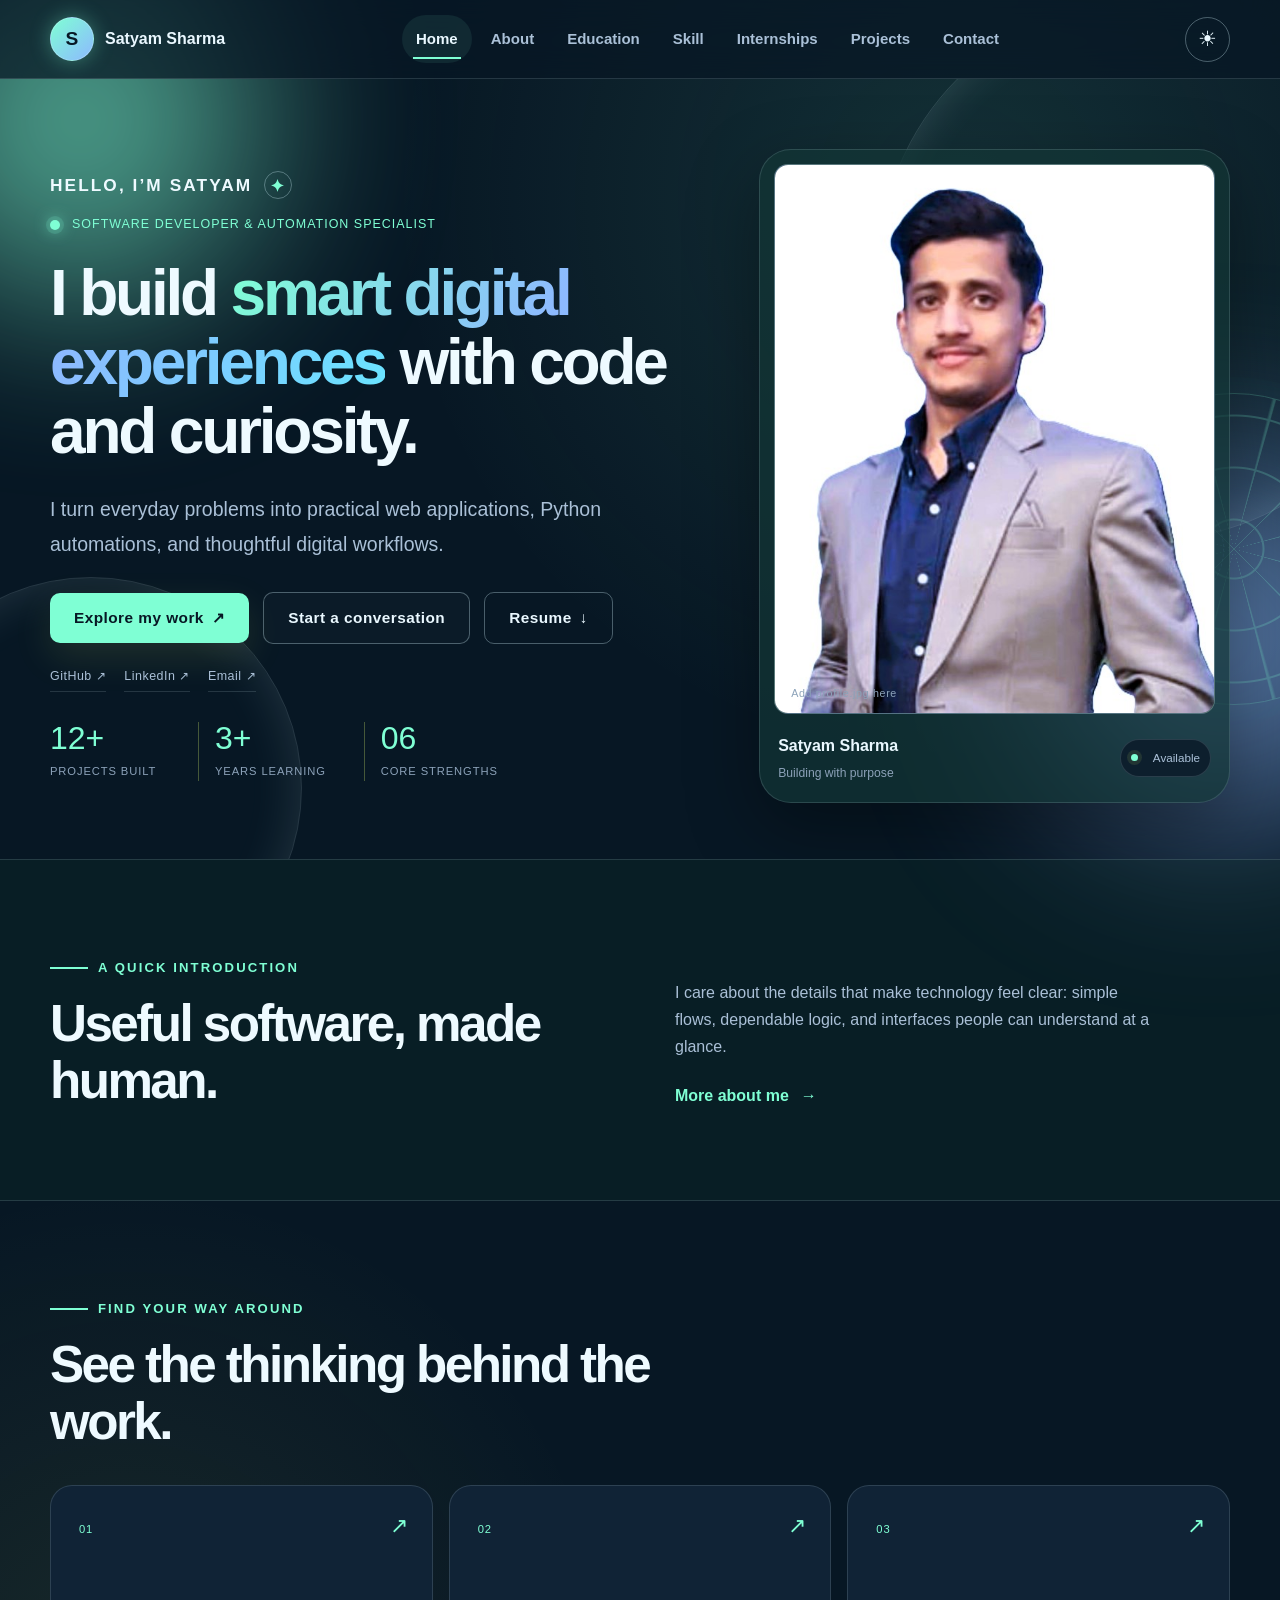
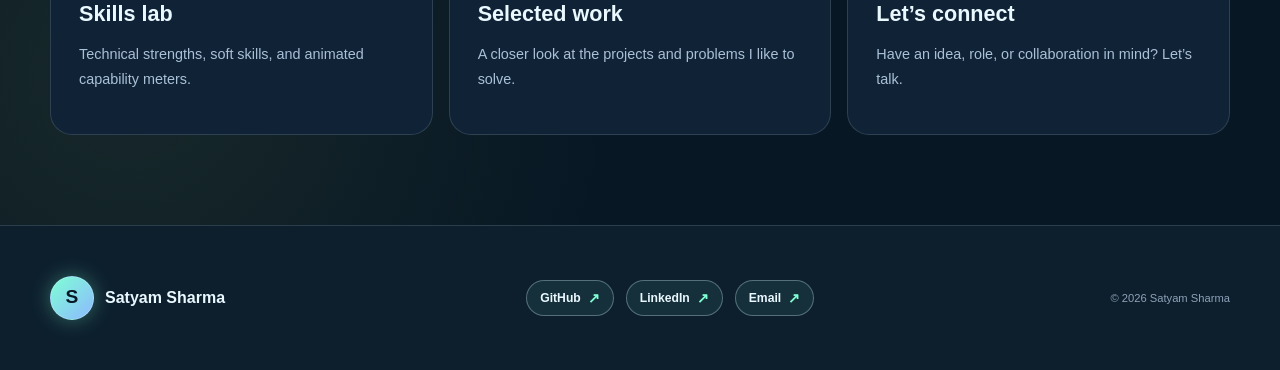
<file: index.html>
<!DOCTYPE html>
<html lang="en">
<head>
  <meta charset="UTF-8" />
  <meta name="viewport" content="width=device-width, initial-scale=1.0" />
  <meta name="description" content="Satyam Sharma - software developer and automation specialist." />
  <title>Satyam Sharma</title>
  <link rel="preconnect" href="https://fonts.googleapis.com" />
  <link rel="preconnect" href="https://fonts.gstatic.com" crossorigin />
  <link href="https://fonts.googleapis.com/css2?family=DM+Mono:wght@400;500&family=Manrope:wght@400;500;600;700;800&display=swap" rel="stylesheet" />
  <link rel="stylesheet" href="styles.css" />
</head>
<body data-page="home">
  <div class="page-glow page-glow-one"></div><div class="page-glow page-glow-two"></div>
  <header class="site-header"><div class="container nav-wrap">
    <a href="index.html" class="brand" aria-label="Satyam Sharma home page"><span class="brand-mark">S</span><span class="brand-name">Satyam Sharma</span></a>
    <button class="nav-toggle" type="button" aria-label="Open menu" aria-expanded="false"><span></span><span></span><span></span></button>
    <nav class="nav-menu" aria-label="Main navigation"><a href="index.html" class="active">Home</a><a href="about.html">About</a><a href="education.html">Education</a><a href="skills.html">Skill</a><a href="internships.html">Internships</a><a href="work.html">Projects</a><a href="contact.html">Contact</a></nav>
    <button class="theme-toggle" type="button" aria-label="Toggle theme"><span class="theme-icon">☀</span></button>
  </div></header>
  <main class="page-shell">
    <section class="hero home-hero"><div class="container hero-grid">
      <div class="hero-copy reveal"><div class="hero-greeting">Hello, I’m Satyam <span class="wave-hand">✦</span></div><div class="eyebrow"><span class="spark"></span> Software developer & automation specialist</div><h1>I build <span class="text-gradient">smart digital experiences</span> with code and curiosity.</h1><p class="hero-lead">I turn everyday problems into practical web applications, Python automations, and thoughtful digital workflows.</p><div class="hero-actions"><a href="work.html" class="btn btn-primary">Explore my work <span>↗</span></a><a href="contact.html" class="btn btn-secondary">Start a conversation</a><a href="Satyam_Sharma_Resume_BTech_LPU%20(1).docx" class="btn btn-outline" download>Resume <span>↓</span></a></div><div class="hero-socials">
        <a href="https://github.com/coder-satyamsharma1980" target="_blank" rel="noopener">GitHub ↗</a>
        <a href="https://www.linkedin.com/in/satyam-sharmalpu" target="_blank" rel="noopener">LinkedIn ↗</a>
        <a href="mailto:satyamsharma2024@gmail.com">Email ↗</a></div><div class="hero-stats">
            <div><strong>12+</strong><span>Projects built</span></div><div><strong>3+</strong>
                <span>Years learning</span></div><div><strong>06</strong><span>Core strengths</span>
                </div></div></div>
      <aside class="hero-panel reveal"><div class="photo-card glass-card"><div class="photo-frame">
        <img src="satyam formal copy.jpg" alt="Portrait of Satyam Sharma" onerror="this.hidden=true; this.nextElementSibling.hidden=false;" /><span class="photo-fallback" hidden>SS</span><span class="photo-note">Add profile.jpg here</span></div><div class="photo-caption"><span><b>Satyam Sharma</b><small>Building with purpose</small></span><span class="availability"><i></i> Available</span></div></div></aside>
    </div></section>
    <section class="section intro-section"><div class="container split-intro reveal">
        <div><span class="section-tag">A quick introduction</span>
            <h2>Useful software, made human.</h2></div><div><p>I care about the details that make technology feel clear: simple flows, dependable logic, and interfaces people can understand at a glance.</p><a class="text-link" href="about.html">More about me <span>→</span></a></div></div></section>
    <section class="section home-links"><div class="container"><div class="section-heading reveal"><span class="section-tag">Find your way around</span>
        <h2>See the thinking behind the work.</h2></div><div class="link-grid"><a class="feature-link reveal" href="skills.html"><span class="feature-number">01</span><h3>Skills lab</h3><p>Technical strengths, soft skills, and animated capability meters.</p><span class="arrow">↗</span></a><a class="feature-link reveal" href="work.html"><span class="feature-number">02</span><h3>Selected work</h3><p>A closer look at the projects and problems I like to solve.</p><span class="arrow">↗</span></a><a class="feature-link reveal" href="contact.html"><span class="feature-number">03</span><h3>Let’s connect</h3><p>Have an idea, role, or collaboration in mind? Let’s talk.</p><span class="arrow">↗</span></a></div></div></section>
  </main>
  <footer class="site-footer"><div class="container footer-grid"><a href="index.html" class="brand footer-logo"><span class="brand-mark">S</span><span class="brand-name">Satyam Sharma</span></a><span class="footer-copy">© <span id="year"></span> Satyam Sharma</span></div></footer>
  <script src="script.js"></script>
</body>
</html>
</file>
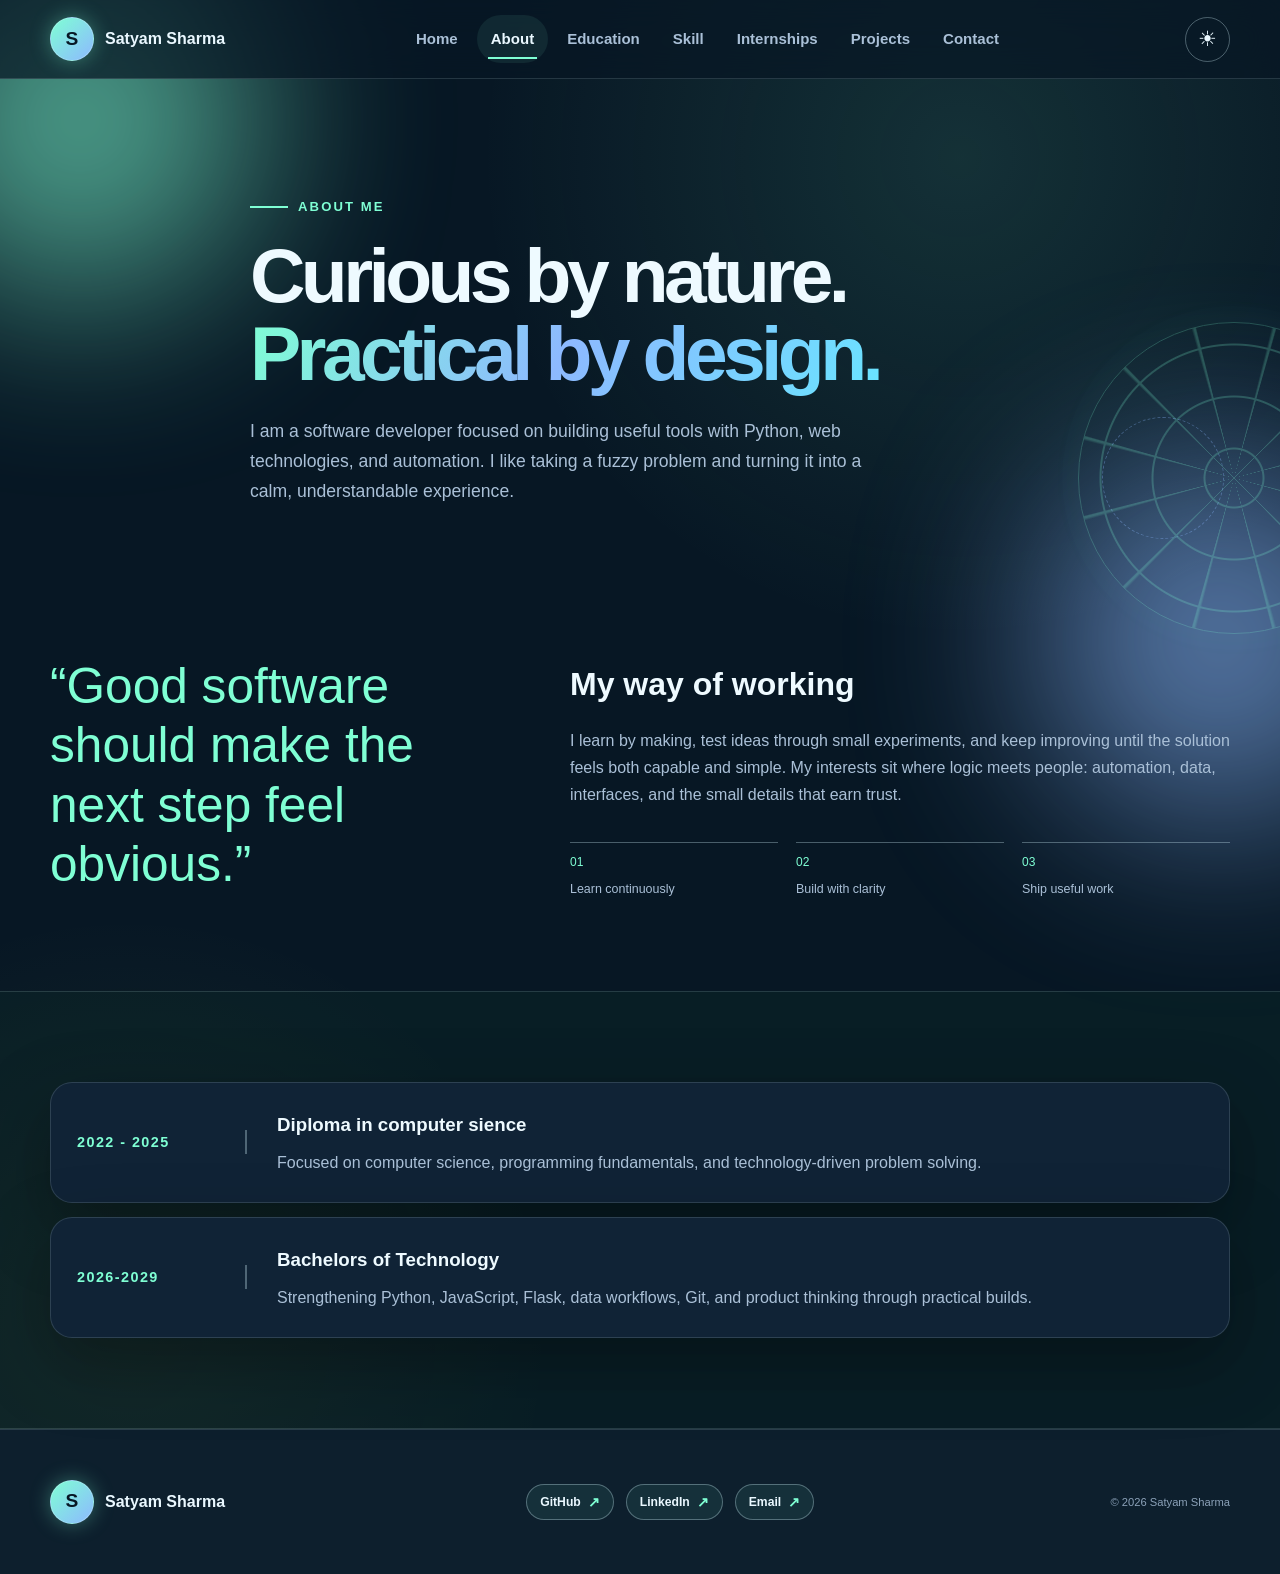
<file: about.html>
<!DOCTYPE html>
<html lang="en"><head><meta charset="UTF-8" /><meta name="viewport" content="width=device-width, initial-scale=1.0" /><meta name="description" content="About Satyam Sharma" /><title>About | Satyam Sharma</title><link rel="preconnect" href="https://fonts.googleapis.com" /><link rel="preconnect" href="https://fonts.gstatic.com" crossorigin /><link href="https://fonts.googleapis.com/css2?family=DM+Mono:wght@400;500&family=Manrope:wght@400;500;600;700;800&display=swap" rel="stylesheet" /><link rel="stylesheet" href="styles.css" /></head>
<body data-page="about"><div class="page-glow page-glow-one"></div><div class="page-glow page-glow-two"></div><header class="site-header"><div class="container nav-wrap"><a href="index.html" class="brand" aria-label="Satyam Sharma home page"><span class="brand-mark">S</span><span class="brand-name">Satyam Sharma</span></a><button class="nav-toggle" type="button" aria-label="Open menu" aria-expanded="false"><span></span><span></span><span></span></button><nav class="nav-menu" aria-label="Main navigation"><a href="index.html">Home</a><a href="about.html" class="active">About</a><a href="education.html">Education</a><a href="skills.html">Skill</a><a href="internships.html">Internships</a><a href="work.html">Projects</a><a href="contact.html">Contact</a></nav><button class="theme-toggle" type="button" aria-label="Toggle theme"><span class="theme-icon">☀</span></button></div></header>
<main class="page-shell"><section class="page-hero"><div class="container narrow reveal"><span class="section-tag">About me</span><h1>Curious by nature. <span class="text-gradient">Practical by design.</span></h1><p>I am a software developer focused on building useful tools with Python, web technologies, and automation. I like taking a fuzzy problem and turning it into a calm, understandable experience.</p></div></section><section class="section"><div class="container about-layout"><div class="about-quote reveal">“Good software should make the next step feel obvious.”</div><div class="about-copy reveal"><h2>My way of working</h2><p>I learn by making, test ideas through small experiments, and keep improving until the solution feels both capable and simple. My interests sit where logic meets people: automation, data, interfaces, and the small details that earn trust.</p><div class="about-facts"><div><b>01</b><span>Learn continuously</span></div><div><b>02</b><span>Build with clarity</span></div><div><b>03</b><span>Ship useful work</span></div></div></div></div></section><section class="section band-section"><div class="container timeline"><article class="timeline-item reveal"><span class="timeline-date">2022 - 2025</span><div><h3>Diploma in computer sience</h3><p>Focused on computer science, programming fundamentals, and technology-driven problem solving.</p></div></article><article class="timeline-item reveal"><span class="timeline-date">2026-2029</span><div><h3>Bachelors of Technology</h3><p>Strengthening Python, JavaScript, Flask, data workflows, Git, and product thinking through practical builds.</p></div></article></div></section></main><footer class="site-footer"><div class="container footer-grid"><a href="index.html" class="brand footer-logo"><span class="brand-mark">S</span><span class="brand-name">Satyam Sharma</span></a><span class="footer-copy">© <span id="year"></span> Satyam Sharma</span></div></footer><script src="script.js"></script></body></html>
</file>
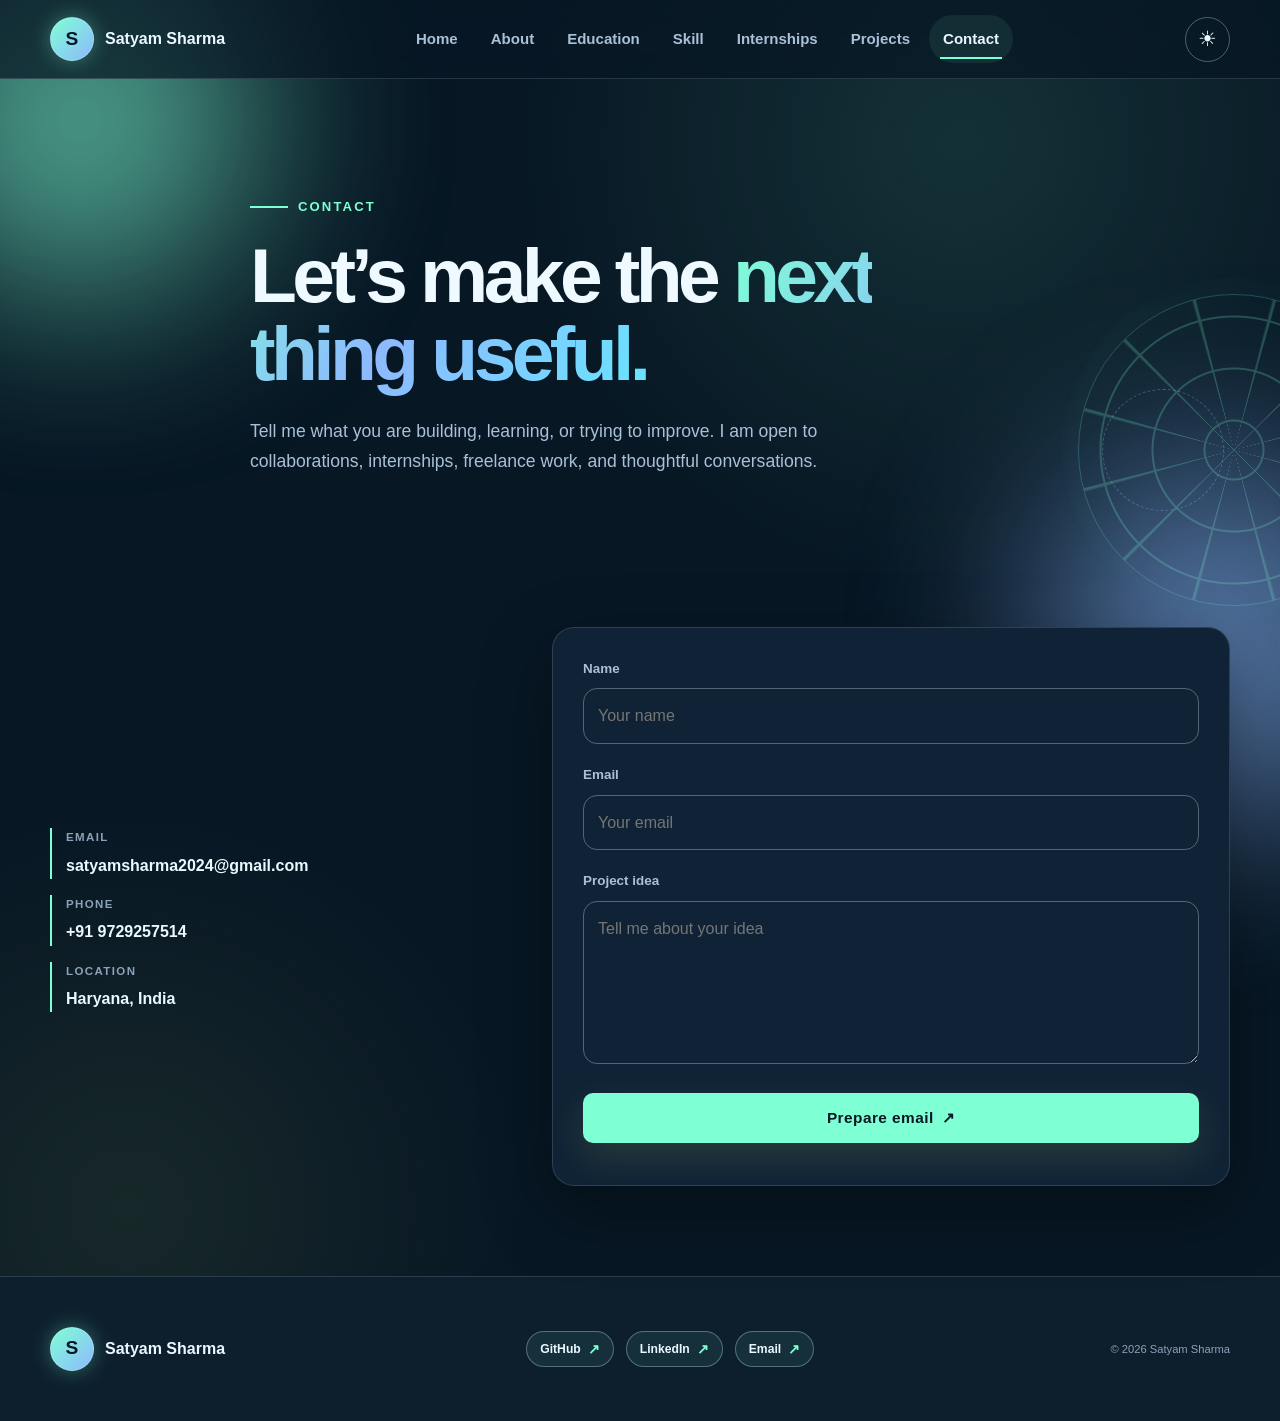
<file: contact.html>
<!DOCTYPE html>
<html lang="en"><head><meta charset="UTF-8" /><meta name="viewport" content="width=device-width, initial-scale=1.0" /><meta name="description" content="Contact Satyam Sharma" /><title>Contact | Satyam Sharma</title><link rel="preconnect" href="https://fonts.googleapis.com" /><link rel="preconnect" href="https://fonts.gstatic.com" crossorigin /><link href="https://fonts.googleapis.com/css2?family=DM+Mono:wght@400;500&family=Manrope:wght@400;500;600;700;800&display=swap" rel="stylesheet" /><link rel="stylesheet" href="styles.css" /></head>
<body data-page="contact"><div class="page-glow page-glow-one"></div><div class="page-glow page-glow-two"></div><header class="site-header"><div class="container nav-wrap"><a href="index.html" class="brand"><span class="brand-mark">S</span><span class="brand-name">Satyam Sharma</span></a><button class="nav-toggle" type="button" aria-label="Open menu" aria-expanded="false"><span></span><span></span><span></span></button><nav class="nav-menu" aria-label="Main navigation"><a href="index.html">Home</a><a href="about.html">About</a><a href="education.html">Education</a><a href="skills.html">Skill</a><a href="internships.html">Internships</a><a href="work.html">Projects</a><a href="contact.html" class="active">Contact</a></nav><button class="theme-toggle" type="button" aria-label="Toggle theme"><span class="theme-icon">☀</span></button></div></header>
<main class="page-shell"><section class="page-hero"><div class="container narrow reveal"><span class="section-tag">Contact</span><h1>Let’s make the <span class="text-gradient">next thing useful.</span></h1><p>Tell me what you are building, learning, or trying to improve. I am open to collaborations, internships, freelance work, and thoughtful conversations.</p></div></section><section class="section"><div class="container contact-grid"><div class="contact-copy reveal"><div class="contact-list"><div><span class="contact-label">Email</span><a class="contact-link" href="mailto:satyamsharma2024@gmail.com">satyamsharma2024@gmail.com</a></div><div><span class="contact-label">Phone</span><a class="contact-link" href="tel:+919729257514">+91 9729257514</a></div><div><span class="contact-label">Location</span><span class="contact-link">Haryana, India</span></div></div></div><form class="contact-form reveal"><div class="form-row"><label for="name">Name</label><input type="text" id="name" name="name" placeholder="Your name" required /></div><div class="form-row"><label for="email">Email</label><input type="email" id="email" name="email" placeholder="Your email" required /></div><div class="form-row"><label for="message">Project idea</label><textarea id="message" name="message" rows="5" placeholder="Tell me about your idea" required></textarea></div><button type="submit" class="btn btn-primary form-button">Prepare email <span>↗</span></button><p class="form-note" aria-live="polite"></p></form></div></section></main><footer class="site-footer"><div class="container footer-grid"><a href="index.html" class="brand footer-logo"><span class="brand-mark">S</span><span class="brand-name">Satyam Sharma</span></a><span class="footer-copy">© <span id="year"></span> Satyam Sharma</span></div></footer><script src="script.js"></script></body></html>
</file>
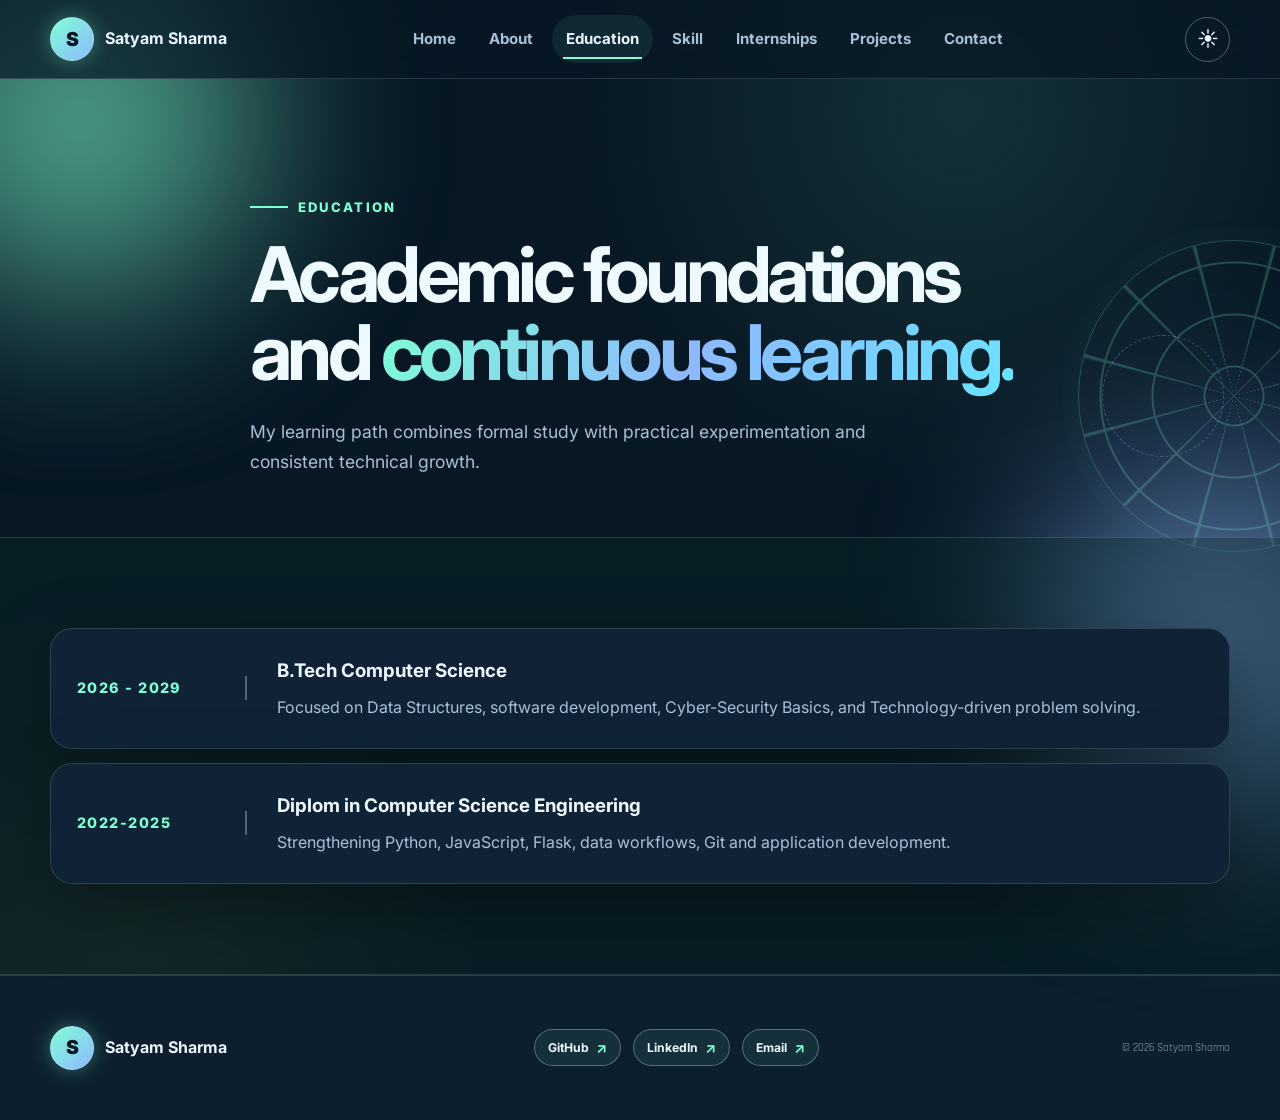
<file: education.html>
<!DOCTYPE html>
<html lang="en"><head><meta charset="UTF-8" /><meta name="viewport" content="width=device-width, initial-scale=1.0" />
    <meta name="description" content="Education of Satyam Sharma" />
    <title>Education | Satyam Sharma</title><link rel="preconnect" href="https://fonts.googleapis.com" />
    <link rel="preconnect" href="https://fonts.gstatic.com" crossorigin />
    <link href="https://fonts.googleapis.com/css2?family=Inter:wght@300;400;500;600;700;800&family=Rajdhani:wght@600;700&display=swap" rel="stylesheet" />
    <link rel="stylesheet" href="styles.css" /></head><body data-page="education"><div class="page-glow page-glow-one"></div><div class="page-glow page-glow-two"></div>
        <header class="site-header"><div class="container nav-wrap">
            <a href="index.html" class="brand"><span class="brand-mark">S</span>
                <span class="brand-name">Satyam Sharma</span></a><button class="nav-toggle" type="button" aria-label="Open menu" aria-expanded="false">
                    <span></span><span></span><span></span></button><nav class="nav-menu" aria-label="Main navigation"><a href="index.html">Home</a><a href="about.html">About</a><a href="education.html" class="active">Education</a><a href="skills.html">Skill</a><a href="internships.html">Internships</a><a href="work.html">Projects</a><a href="contact.html">Contact</a></nav><button class="theme-toggle" type="button" aria-label="Toggle theme"><span class="theme-icon">☀</span></button></div></header><main class="page-shell"><section class="page-hero"><div class="container narrow reveal"><span class="section-tag">Education</span><h1>Academic foundations and <span class="text-gradient">continuous learning.</span></h1><p>My learning path combines formal study with practical experimentation and consistent technical growth.</p></div></section>
                        <section class="section band-section">
                            <div class="container timeline"><article class="timeline-item reveal"><span class="timeline-date">2026 - 2029</span>
                                <div><h3>B.Tech Computer Science</h3><p>Focused on Data Structures, software development, Cyber-Security Basics, and Technology-driven problem solving.</p>
                                </div></article><article class="timeline-item reveal"><span class="timeline-date">2022-2025</span>
                                    <div><h3>Diplom in Computer Science Engineering</h3><p>Strengthening Python, JavaScript, Flask, data workflows, Git and application development.</p></div></article></div></section></main><footer class="site-footer"><div class="container footer-grid"><a href="index.html" class="brand footer-logo"><span class="brand-mark">S</span><span class="brand-name">Satyam Sharma</span></a><span class="footer-copy">© <span id="year"></span> Satyam Sharma</span></div></footer><script src="script.js"></script></body></html>
</file>
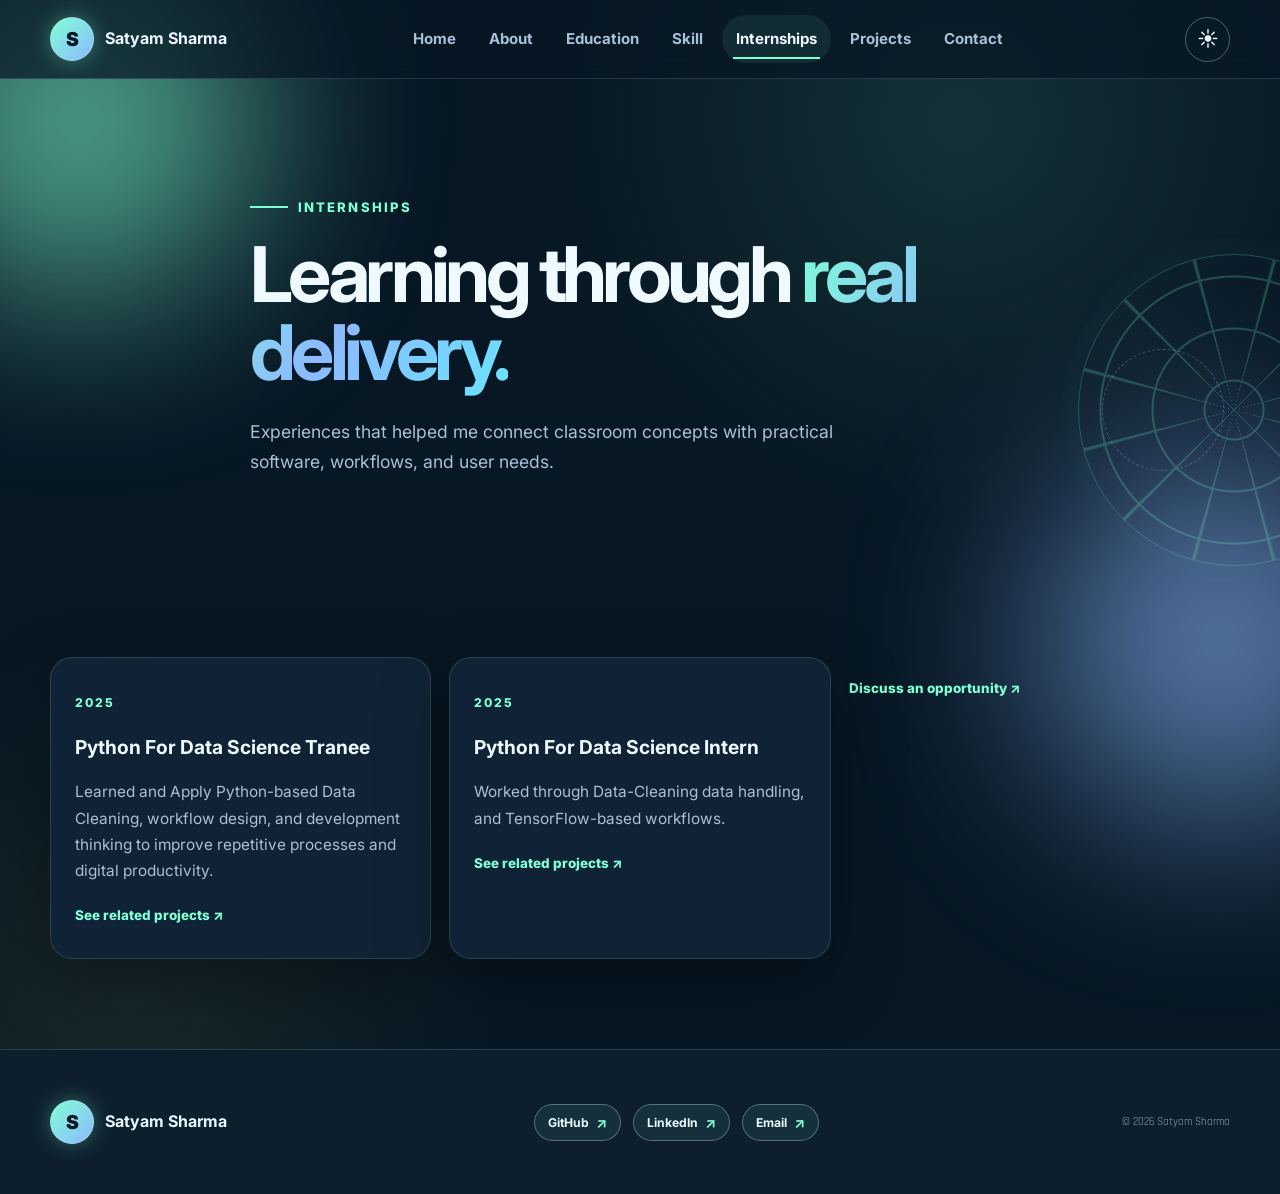
<file: internships.html>
<!DOCTYPE html>
<html lang="en"><head><meta charset="UTF-8" /><meta name="viewport" content="width=device-width, initial-scale=1.0" /><meta name="description" content="Internships of Satyam Sharma" /><title>Internships | Satyam Sharma</title>
    <link rel="preconnect" href="https://fonts.googleapis.com" />
    <link rel="preconnect" href="https://fonts.gstatic.com" crossorigin />
    <link href="https://fonts.googleapis.com/css2?family=Inter:wght@300;400;500;600;700;800&family=Rajdhani:wght@600;700&display=swap" rel="stylesheet" />
    <link rel="stylesheet" href="styles.css" /></head>
    <body data-page="internships">
        <div class="page-glow page-glow-one">

        </div><div class="page-glow page-glow-two"></div><header class="site-header"><div class="container nav-wrap"><a href="index.html" class="brand">
            <span class="brand-mark">S</span><span class="brand-name">Satyam Sharma</span></a><button class="nav-toggle" type="button" aria-label="Open menu" aria-expanded="false"><span></span><span></span><span></span></button><nav class="nav-menu" aria-label="Main navigation"><a href="index.html">Home</a><a href="about.html">About</a><a href="education.html">Education</a><a href="skills.html">Skill</a>
                <a href="internships.html" class="active">Internships</a><a href="work.html">Projects</a><a href="contact.html">Contact</a></nav><button class="theme-toggle" type="button" aria-label="Toggle theme">
                    <span class="theme-icon">☀</span></button></div></header><main class="page-shell">
                        <section class="page-hero"><div class="container narrow reveal">
                            <span class="section-tag">Internships</span><h1>Learning through <span class="text-gradient">real delivery.</span>
                            </h1><p>Experiences that helped me connect classroom concepts with practical software, workflows, and user needs.</p></div></section><section class="section"><div class="container intern-grid"><article class="intern-card reveal"><span class="intern-date">2025</span><h3>Python For Data Science Tranee</h3><p>Learned and Apply  Python-based Data Cleaning, workflow design, and development thinking to improve repetitive processes and digital productivity.</p>
                                <a class="read-link" href="work.html">See related projects ↗</a></article><article class="intern-card reveal"><span class="intern-date">2025</span><h3>Python For Data Science  Intern</h3><p>Worked through Data-Cleaning  data handling, and TensorFlow-based workflows.</p><a class="read-link" href="work.html">See related projects ↗</a></article>
                                <a class="read-link" href="contact.html">Discuss an opportunity ↗</a></article></div></section></main><footer class="site-footer"><div class="container footer-grid"><a href="index.html" class="brand footer-logo"><span class="brand-mark">S</span><span class="brand-name">Satyam Sharma</span></a><span class="footer-copy">© <span id="year"></span> Satyam Sharma</span></div></footer><script src="script.js"></script></body></html>
</file>
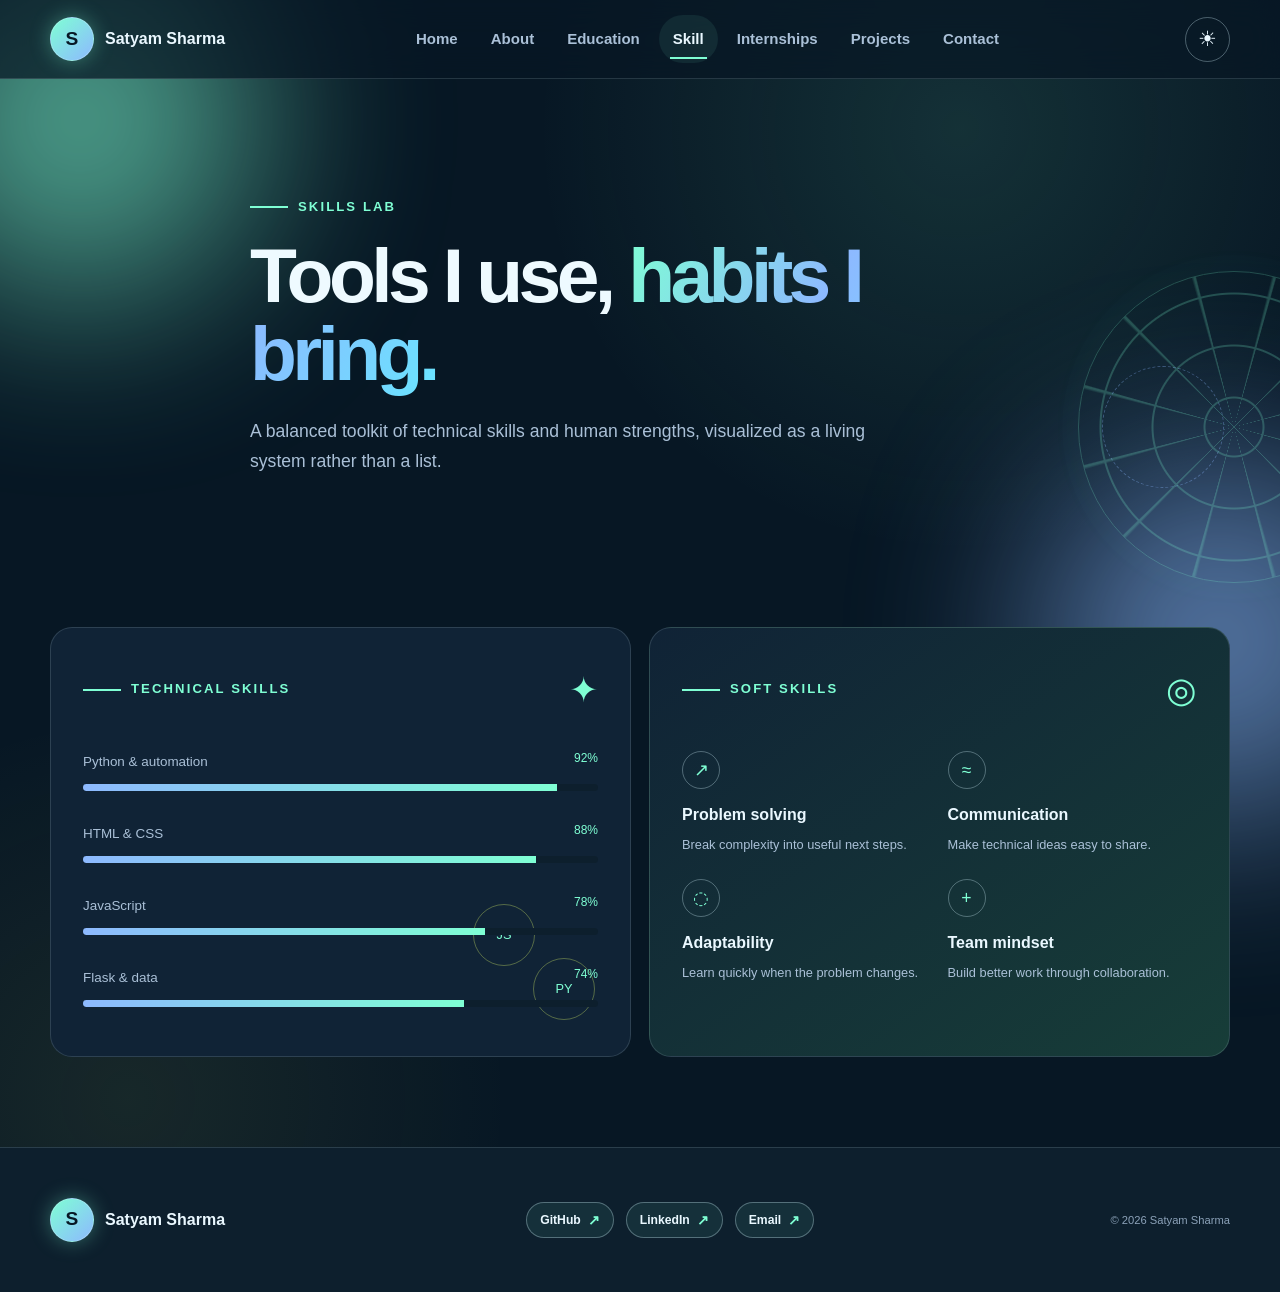
<file: skills.html>
<!DOCTYPE html>
<html lang="en"><head><meta charset="UTF-8" /><meta name="viewport" content="width=device-width, initial-scale=1.0" /><meta name="description" content="Skills of Satyam Sharma" /><title>Skills | Satyam Sharma</title><link rel="preconnect" href="https://fonts.googleapis.com" /><link rel="preconnect" href="https://fonts.gstatic.com" crossorigin /><link href="https://fonts.googleapis.com/css2?family=DM+Mono:wght@400;500&family=Manrope:wght@400;500;600;700;800&display=swap" rel="stylesheet" /><link rel="stylesheet" href="styles.css" /></head>
<body data-page="skills"><div class="page-glow page-glow-one"></div><div class="page-glow page-glow-two"></div><header class="site-header"><div class="container nav-wrap"><a href="index.html" class="brand" aria-label="Satyam Sharma home page"><span class="brand-mark">S</span><span class="brand-name">Satyam Sharma</span></a><button class="nav-toggle" type="button" aria-label="Open menu" aria-expanded="false"><span></span><span></span><span></span></button><nav class="nav-menu" aria-label="Main navigation"><a href="index.html">Home</a><a href="about.html">About</a><a href="education.html">Education</a><a href="skills.html" class="active">Skill</a><a href="internships.html">Internships</a><a href="work.html">Projects</a><a href="contact.html">Contact</a></nav><button class="theme-toggle" type="button" aria-label="Toggle theme"><span class="theme-icon">☀</span></button></div></header>
<main class="page-shell"><section class="page-hero"><div class="container narrow reveal"><span class="section-tag">Skills lab</span><h1>Tools I use, <span class="text-gradient">habits I bring.</span></h1><p>A balanced toolkit of technical skills and human strengths, visualized as a living system rather than a list.</p></div></section><section class="section"><div class="container skills-layout"><div class="skill-panel reveal"><div class="panel-heading"><span class="section-tag">Technical skills</span><span class="orbit-icon">✦</span></div><div class="skill-meter"><div><span>Python & automation</span><b>92%</b></div><span class="meter-track"><i style="--level: 92%"></i></span></div><div class="skill-meter"><div><span>HTML & CSS</span><b>88%</b></div><span class="meter-track"><i style="--level: 88%"></i></span></div><div class="skill-meter"><div><span>JavaScript</span><b>78%</b></div><span class="meter-track"><i style="--level: 78%"></i></span></div><div class="skill-meter"><div><span>Flask & data</span><b>74%</b></div><span class="meter-track"><i style="--level: 74%"></i></span></div><div class="skill-orbit orbit-one">PY</div><div class="skill-orbit orbit-two">JS</div></div><div class="skill-panel soft-panel reveal"><div class="panel-heading"><span class="section-tag">Soft skills</span><span class="orbit-icon">◎</span></div><div class="soft-skill-grid"><div><span class="soft-icon">↗</span><h3>Problem solving</h3><p>Break complexity into useful next steps.</p></div><div><span class="soft-icon">≈</span><h3>Communication</h3><p>Make technical ideas easy to share.</p></div><div><span class="soft-icon">◌</span><h3>Adaptability</h3><p>Learn quickly when the problem changes.</p></div><div><span class="soft-icon">+</span><h3>Team mindset</h3><p>Build better work through collaboration.</p></div></div></div></div></section></main><footer class="site-footer"><div class="container footer-grid"><a href="index.html" class="brand footer-logo"><span class="brand-mark">S</span><span class="brand-name">Satyam Sharma</span></a><span class="footer-copy">© <span id="year"></span> Satyam Sharma</span></div></footer><script src="script.js"></script></body></html>
</file>
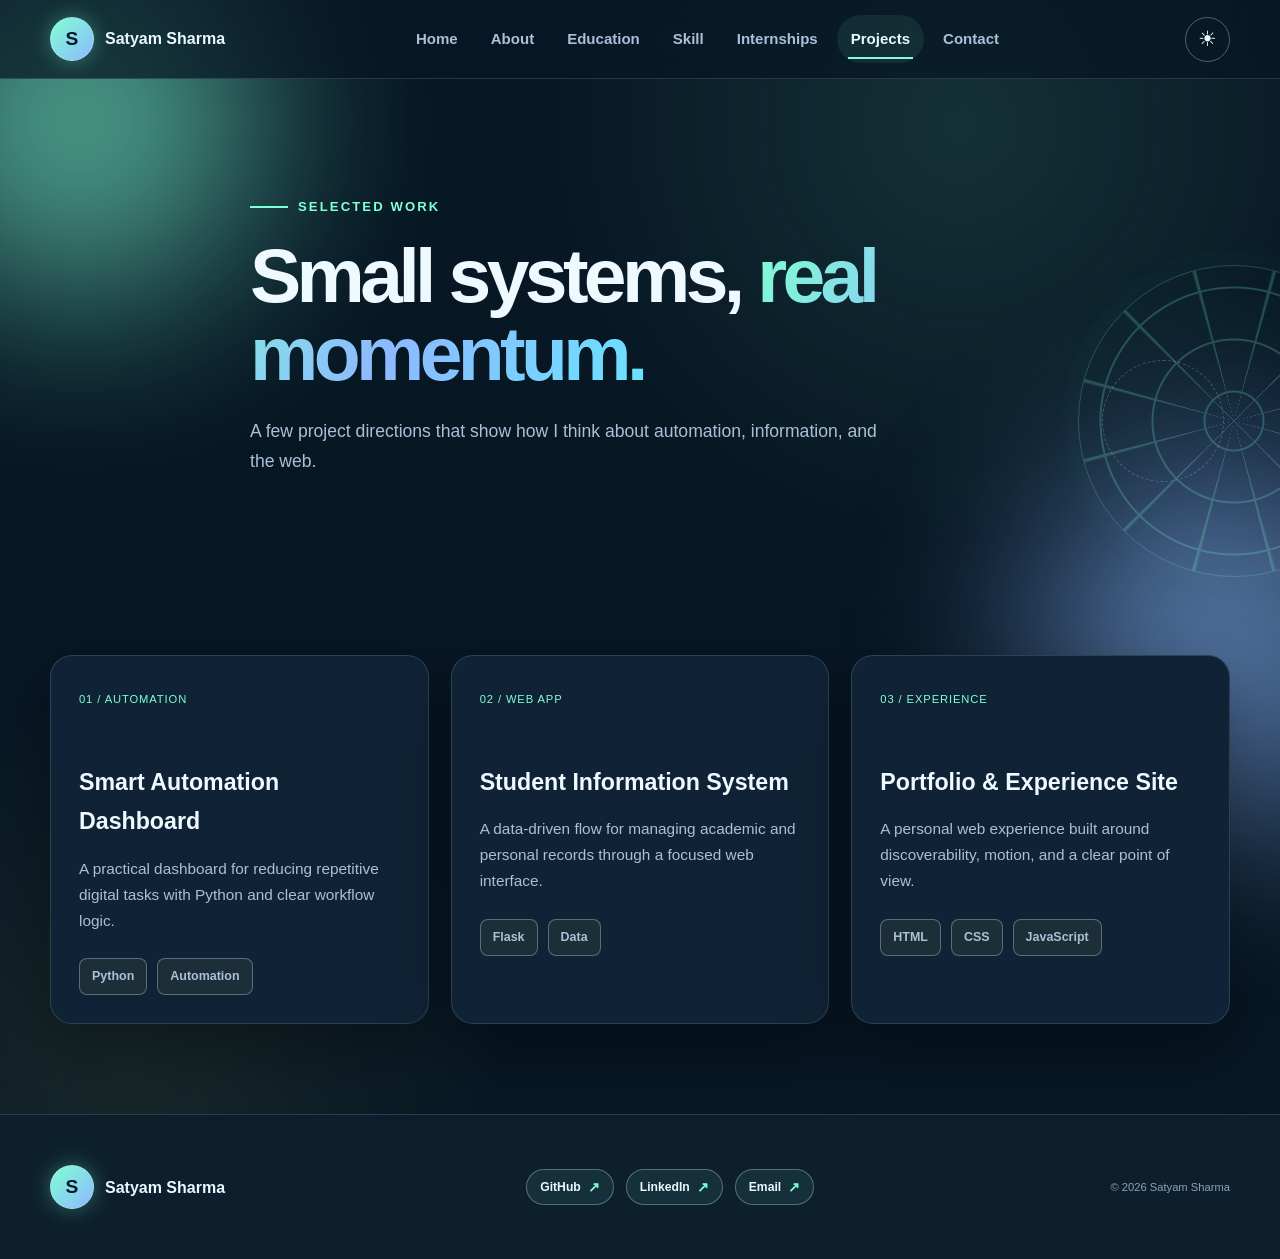
<file: work.html>
<!DOCTYPE html>
<html lang="en"><head><meta charset="UTF-8" /><meta name="viewport" content="width=device-width, initial-scale=1.0" /><meta name="description" content="Selected work by Satyam Sharma" /><title>Work | Satyam Sharma</title><link rel="preconnect" href="https://fonts.googleapis.com" /><link rel="preconnect" href="https://fonts.gstatic.com" crossorigin /><link href="https://fonts.googleapis.com/css2?family=DM+Mono:wght@400;500&family=Manrope:wght@400;500;600;700;800&display=swap" rel="stylesheet" /><link rel="stylesheet" href="styles.css" /></head>
<body data-page="work"><div class="page-glow page-glow-one"></div><div class="page-glow page-glow-two"></div><header class="site-header"><div class="container nav-wrap"><a href="index.html" class="brand"><span class="brand-mark">S</span><span class="brand-name">Satyam Sharma</span></a><button class="nav-toggle" type="button" aria-label="Open menu" aria-expanded="false"><span></span><span></span><span></span></button><nav class="nav-menu" aria-label="Main navigation"><a href="index.html">Home</a><a href="about.html">About</a><a href="education.html">Education</a><a href="skills.html">Skill</a><a href="internships.html">Internships</a><a href="work.html" class="active">Projects</a><a href="contact.html">Contact</a></nav><button class="theme-toggle" type="button" aria-label="Toggle theme"><span class="theme-icon">☀</span></button></div></header>
<main class="page-shell"><section class="page-hero"><div class="container narrow reveal"><span class="section-tag">Selected work</span><h1>Small systems, <span class="text-gradient">real momentum.</span></h1><p>A few project directions that show how I think about automation, information, and the web.</p></div></section><section class="section"><div class="container project-grid"><article class="project-card reveal"><span class="project-index">01 / AUTOMATION</span><h2>Smart Automation Dashboard</h2><p>A practical dashboard for reducing repetitive digital tasks with Python and clear workflow logic.</p><div class="project-tags"><span>Python</span><span>Automation</span></div></article><article class="project-card reveal"><span class="project-index">02 / WEB APP</span><h2>Student Information System</h2><p>A data-driven flow for managing academic and personal records through a focused web interface.</p><div class="project-tags"><span>Flask</span><span>Data</span></div></article><article class="project-card reveal"><span class="project-index">03 / EXPERIENCE</span><h2>Portfolio & Experience Site</h2><p>A personal web experience built around discoverability, motion, and a clear point of view.</p><div class="project-tags"><span>HTML</span><span>CSS</span><span>JavaScript</span></div></article></div></section></main><footer class="site-footer"><div class="container footer-grid"><a href="index.html" class="brand footer-logo"><span class="brand-mark">S</span><span class="brand-name">Satyam Sharma</span></a><span class="footer-copy">© <span id="year"></span> Satyam Sharma</span></div></footer><script src="script.js"></script></body></html>
</file>
<file: styles.css>
:root {
  --bg: #071724;
  --bg-soft: #0d1f2d;
  --panel: #169c45;
  --panel-soft: #16334a;
  --text: #eaf8ff;
  --text-soft: #aac0d7;
  --text-muted: #8ca2b9;
  --heading: #eefaff;
  --primary: #7fffd4;
  --primary-hot: #7cfcc4;
  --secondary: #8db9ff;
  --blue: #69e4ff;
  --line: rgba(215, 245, 255, 0.14);
  --line-strong: rgba(215, 245, 255, 0.32);
  --shadow: rgba(0, 0, 0, 0.35);
  --card-shadow: 0 24px 70px var(--shadow);
  --radius-lg: 32px;
  --radius-md: 22px;
  --radius-sm: 12px;
  --font: "Inter", "Segoe UI", Arial, sans-serif;
  --font-display: "Rajdhani", "Inter", sans-serif;
  --max-width: 1180px;
}

* {
  box-sizing: border-box;
  margin: 0;
  padding: 0;
}

html {
  scroll-behavior: smooth;
}

body {
  font-family: var(--font);
  background:
    radial-gradient(circle at 70% 8%, rgba(70, 120, 170, 0.24), transparent 26%),
    radial-gradient(circle at 25% 85%, rgba(96, 250, 207, 0.12), transparent 22%),
    var(--bg);
  color: var(--text);
  line-height: 1.7;
  min-height: 100vh;
  position: relative;
  transition: background 0.4s ease, color 0.4s ease;
}

body.light-mode {
  --bg: #eef8ff;
  --bg-soft: #dff4ff;
  --panel: #ffffff;
  --panel-soft: #ddefff;
  --text: #10283d;
  --text-soft: #465a70;
  --text-muted: #718396;
  --heading: #081b2d;
  --primary: #10a682;
  --primary-hot: #00b894;
  --secondary: #4169e1;
  --blue: #64cffa;
  --line: rgba(16, 72, 106, 0.16);
  --line-strong: rgba(16, 72, 106, 0.36);
  --shadow: rgba(40, 70, 100, 0.12);
}

body.light-mode .profile-card,
body.light-mode .skill-card,
body.light-mode .project-card,
body.light-mode .about-card,
body.light-mode .intern-card,
body.light-mode .contact-form {
  background: var(--panel);
  border-color: var(--line);
}

body.light-mode .site-header {
  background: rgba(239, 249, 255, 0.84);
}

body.light-mode .hero .hero-lead,
body.light-mode .section-heading p,
body.light-mode .hero-kicker {
  color: var(--text-soft);
}

body.light-mode .code-line {
  color: var(--heading);
}

body.light-mode .page-glow {
  opacity: 0.50;
}

body.light-mode .nav-menu a {
  color: var(--text-soft);
}

body.light-mode .theme-toggle {
  color: var(--text);
}

img {
  max-width: 100%;
}

a {
  color: inherit;
  text-decoration: none;
}

button,
input,
textarea {
  font: inherit;
}

.page-glow {
  position: fixed;
  width: 360px;
  height: 360px;
  border-radius: 50%;
  filter: blur(96px);
  pointer-events: none;
  opacity: 0.60;
  z-index: 0;
}

.page-glow-one {
  background: var(--primary);
  left: -100px;
  top: -60px;
}

.page-glow-two {
  background: var(--secondary);
  right: -120px;
  bottom: 80px;
}

.container {
  width: min(var(--max-width), calc(100% - 56px));
  margin: 0 auto;
  position: relative;
}

.site-header {
  position: sticky;
  top: 0;
  z-index: 99;
  background: rgba(7, 23, 36, 0.72);
  backdrop-filter: blur(16px);
  border-bottom: 1px solid var(--line);
}

.nav-wrap {
  min-height: 78px;
  display: flex;
  align-items: center;
  justify-content: space-between;
  gap: 22px;
}

.brand {
  display: flex;
  align-items: center;
  gap: 11px;
  color: var(--text);
  min-width: 180px;
}

.brand-mark {
  width: 44px;
  height: 44px;
  border-radius: 50%;
  background: linear-gradient(135deg, var(--primary), var(--secondary));
  color: var(--bg);
  display: grid;
  place-items: center;
  font-size: 1.2rem;
  font-weight: 900;
  border: 1px solid var(--line-strong);
  box-shadow: 0 0 20px rgba(127, 255, 212, 0.34);
}

.brand-text {
  display: flex;
  flex-direction: column;
  line-height: 1.2;
}

.brand-title {
  font-size: 0.75rem;
  color: var(--primary);
  text-transform: uppercase;
  font-weight: 700;
  letter-spacing: 0.16em;
}

.brand-name {
  font-weight: 700;
  font-size: 1rem;
  white-space: nowrap;
}

.nav-menu {
  display: flex;
  align-items: center;
  gap: 5px;
  flex-wrap: wrap;
  justify-content: center;
}

.nav-menu a {
  position: relative;
  color: var(--text-soft);
  font-size: 0.94rem;
  font-weight: 700;
  padding: 11px 14px;
  border-radius: 999px;
  transition: color 0.24s ease, background 0.24s ease, transform 0.24s ease;
}

.nav-menu a::after {
  content: "";
  position: absolute;
  left: 11px;
  right: 11px;
  bottom: 4px;
  height: 2px;
  background: var(--primary);
  transform: scaleX(0);
  transform-origin: left;
  transition: transform 0.28s ease;
}

.nav-menu a:hover,
.nav-menu a.active {
  color: var(--text);
  background: rgba(127, 253, 212, 0.08);
}

.nav-menu a:hover::after,
.nav-menu a.active::after {
  transform: scaleX(1);
}

.nav-toggle {
  display: none;
  border: 0;
  background: transparent;
  width: 48px;
  height: 48px;
  align-items: center;
  justify-content: center;
  flex-direction: column;
  gap: 5px;
}

.nav-toggle span {
  display: block;
  width: 24px;
  height: 2px;
  background: var(--text);
}

.theme-toggle {
  width: 45px;
  height: 45px;
  border-radius: 50%;
  border: 1px solid var(--line-strong);
  background: transparent;
  color: var(--text);
  display: grid;
  place-items: center;
  cursor: pointer;
  font-size: 1.3rem;
  box-shadow: none;
  transition: background 0.3s ease, transform 0.3s ease;
}

.theme-toggle:hover {
  background: var(--panel-soft);
  transform: rotate(18deg);
}

.hero {
  min-height: 620px;
  padding: 70px 0 56px;
  position: relative;
  overflow: hidden;
}

.hero::before,
.hero::after {
  content: "";
  position: absolute;
  border-radius: 50%;
  border: 1px solid var(--line);
  inset: auto;
  pointer-events: none;
}

.hero::before {
  width: 540px;
  height: 540px;
  border-radius: 50%;
  right: -140px;
  top: -80px;
  box-shadow: inset 0 0 45px var(--line);
  animation: floatOrb 7s ease-in-out infinite;
}

.hero::after {
  width: 420px;
  height: 420px;
  border-radius: 50%;
  left: -120px;
  bottom: -140px;
  box-shadow: inset 0 0 50px var(--line);
  animation: floatOrb 7s ease-in-out infinite 1s;
}

.hero-grid {
  display: grid;
  grid-template-columns: minmax(580px, 1.4fr) minmax(420px, 1fr);
  align-items: center;
  gap: 50px;
}

.hero-copy {
  position: relative;
  z-index: 2;
}

.hero-greeting {
  display: flex;
  align-items: center;
  gap: 10px;
  color: var(--primary);
  font-size: 1rem;
  font-weight: 800;
  letter-spacing: 0.12em;
  text-transform: uppercase;
  margin-bottom: 20px;
}

.spark {
  display: inline-block;
  width: 10px;
  height: 10px;
  border-radius: 50%;
  background: var(--primary);
  box-shadow: 0 0 0 4px rgba(127, 253, 212, 0.15), 0 0 16px var(--primary);
  animation: pulse 2s linear infinite;
}

.hero-kicker {
  color: var(--text-soft);
  font-size: 0.95rem;
  letter-spacing: 0.26em;
  text-transform: uppercase;
  font-weight: 700;
  margin-bottom: 14px;
}

.hero-copy h1 {
  font-size: clamp(3.2rem, 5vw, 4.9rem);
  line-height: 1.08;
  letter-spacing: -0.04em;
  color: var(--heading);
  max-width: 680px;
  font-weight: 800;
}

.text-gradient {
  background: linear-gradient(120deg, var(--primary), var(--secondary), var(--blue));
  -webkit-background-clip: text;
  background-clip: text;
  color: transparent;
}

.hero-lead {
  color: var(--text-soft);
  font-size: clamp(1rem, 2vw, 1.22rem);
  line-height: 1.8;
  max-width: 680px;
  margin: 25px 0 30px;
}

.hero-actions {
  display: flex;
  align-items: center;
  gap: 14px;
  flex-wrap: wrap;
}

.btn {
  display: inline-flex;
  align-items: center;
  justify-content: center;
  gap: 8px;
  padding: 12px 24px;
  border-radius: 999px;
  font-size: 0.96rem;
  font-weight: 800;
  letter-spacing: 0.03em;
  border: 1px solid var(--line-strong);
  transition: transform 0.24s ease, box-shadow 0.24s ease, background 0.24s ease;
}

.btn:hover {
  transform: translateY(-4px);
}

.btn-primary {
  background: linear-gradient(135deg, var(--primary), var(--secondary));
  color: var(--bg);
  border: 0;
  box-shadow: 0 14px 38px var(--shadow);
}

.btn-secondary {
  background: transparent;
  color: var(--text);
  border-color: var(--line-strong);
}

.btn-secondary:hover {
  background: var(--panel-soft);
}

.btn-outline {
  background: transparent;
  color: var(--text);
}

.btn-icon {
  font-size: 1rem;
}

.hero-socials {
  margin-top: 30px;
  display: flex;
  align-items: center;
  gap: 16px;
  flex-wrap: wrap;
}

.hero-socials a {
  font-size: 0.88rem;
  color: var(--text-soft);
  border-bottom: 1px solid var(--line);
  padding-bottom: 4px;
  transition: color 0.24s ease;
}

.hero-socials a:hover {
  color: var(--primary);
}

.hero-stats {
  display: flex;
  align-items: center;
  gap: 30px;
  flex-wrap: wrap;
  margin-top: 30px;
}

.hero-stats > div {
  min-width: 110px;
  border-left: 1px solid var(--line);
  padding-left: 16px;
}

.hero-stats > div:first-child {
  border-left: none;
  padding-left: 0;
}

.stat-value {
  display: block;
  color: var(--primary);
  font-size: 2rem;
  font-weight: 800;
  line-height: 1.2;
}

.stat-label {
  display: block;
  color: var(--text-muted);
  font-size: 0.78rem;
  text-transform: uppercase;
  letter-spacing: 0.12em;
}

.hero-panel {
  position: relative;
  min-width: 360px;
}

.glass-card {
  background: var(--panel);
  border: 1px solid var(--line);
  border-radius: var(--radius-lg);
  box-shadow: var(--card-shadow);
}

.profile-card {
  padding: 20px;
  position: relative;
  overflow: hidden;
}

.profile-card::before {
  content: "";
  position: absolute;
  inset: -1px;
  background-image: radial-gradient(var(--line-strong) 1px, transparent 1px);
  background-size: 22px 22px;
  opacity: 0.34;
  mask-image: linear-gradient(180deg, rgba(0,0,0,1), transparent);
}

.profile-card-top {
  display: flex;
  align-items: center;
  justify-content: space-between;
  position: relative;
  z-index: 2;
}

.avatar-ring {
  width: 120px;
  height: 120px;
  border-radius: 50%;
  border: 1px solid var(--line-strong);
  display: grid;
  place-items: center;
  box-shadow: inset 0 0 0 8px rgba(127, 253, 212, 0.05), 0 0 30px var(--shadow);
  background: radial-gradient(circle, var(--primary), var(--secondary));
}

.avatar-core {
  width: 92px;
  height: 92px;
  border-radius: 50%;
  background: var(--bg);
  color: var(--text);
  border: 2px solid var(--primary);
  display: grid;
  place-items: center;
  font-family: var(--font-display);
  font-size: 2rem;
  font-weight: 700;
}

.availability {
  display: flex;
  align-items: center;
  gap: 8px;
  color: var(--text-soft);
  font-size: 0.8rem;
  background: var(--bg-soft);
  padding: 8px 10px;
  border-radius: 999px;
  border: 1px solid var(--line);
}

.availability-dot {
  width: 7px;
  height: 7px;
  border-radius: 50%;
  background: var(--primary);
  box-shadow: 0 0 0 4px rgba(127, 253, 212, 0.08);
}

.profile-card-body {
  position: relative;
  padding-top: 24px;
  z-index: 2;
}

.profile-heading {
  display: flex;
  align-items: center;
  justify-content: space-between;
  gap: 18px;
  margin-bottom: 20px;
}

.card-label {
  font-weight: 700;
  color: var(--primary);
  letter-spacing: 0.14em;
  text-transform: uppercase;
  font-size: 0.74rem;
}

.status-tag {
  color: var(--text);
  font-size: 0.74rem;
  border: 1px solid var(--line-strong);
  border-radius: 999px;
  padding: 8px 12px;
}

.coding-window {
  background: var(--bg-soft);
  border-radius: var(--radius-md);
  border: 1px solid var(--line);
  overflow: hidden;
  margin-bottom: 26px;
}

.window-top {
  height: 40px;
  border-bottom: 1px solid var(--line);
  padding: 0 14px;
  display: flex;
  align-items: center;
  gap: 8px;
}

.window-top span {
  width: 8px;
  height: 8px;
  border-radius: 50%;
  background: var(--primary);
}

.window-content {
  padding: 20px 18px;
  font-family: "Rajdhani", monospace;
}

.code-line {
  color: var(--text);
  font-size: 0.98rem;
  line-height: 1.8;
}

.code-comment {
  color: var(--text-muted);
}

.code-key {
  color: var(--primary);
}

.code-text {
  color: var(--text-soft);
}

.profile-details {
  display: grid;
  grid-template-columns: repeat(2, minmax(140px, 1fr));
  gap: 22px;
  border-top: 1px solid var(--line);
  padding-top: 20px;
}

.detail-label {
  display: block;
  color: var(--text-muted);
  font-size: 0.78rem;
  text-transform: uppercase;
  letter-spacing: 0.12em;
}

.detail-value {
  display: block;
  margin-top: 6px;
  color: var(--text);
  font-weight: 700;
}

.profile-progress {
  margin-top: 22px;
}

.progress-label {
  display: flex;
  align-items: center;
  justify-content: space-between;
  color: var(--text-soft);
  font-size: 0.8rem;
}

.progress-score {
  color: var(--primary);
  font-weight: 800;
}

.progress-bar {
  height: 8px;
  background: var(--bg-soft);
  border-radius: 999px;
  margin-top: 12px;
  border: 1px solid var(--line);
  overflow: hidden;
}

.progress-bar span {
  display: block;
  background: linear-gradient(90deg, var(--primary), var(--secondary));
  height: 100%;
  border-radius: inherit;
}

.section {
  padding: 80px 0;
  position: relative;
}

.section-heading {
  max-width: 680px;
  margin-bottom: 34px;
}

.section-heading.center {
  max-width: 760px;
  margin: 0 auto 34px;
  text-align: center;
}

.section-tag {
  display: inline-flex;
  align-items: center;
  gap: 10px;
  color: var(--primary);
  font-size: 0.82rem;
  font-weight: 800;
  letter-spacing: 0.16em;
  text-transform: uppercase;
}

.section-tag::before {
  content: "";
  width: 38px;
  height: 2px;
  background: var(--primary);
  display: inline-block;
}

.section-heading h2 {
  margin-top: 12px;
  color: var(--heading);
  font-size: clamp(2.2rem, 3vw, 3rem);
  line-height: 1.3;
  font-weight: 800;
}

.section-heading p {
  color: var(--text-soft);
  margin-top: 16px;
  font-size: 1rem;
  line-height: 1.8;
}

.about-section {
  background: rgba(10, 28, 41, 0.34);
  border-top: 1px solid var(--line);
  border-bottom: 1px solid var(--line);
}

.about-grid {
  display: grid;
  grid-template-columns: repeat(3, minmax(220px, 1fr));
  gap: 20px;
  margin-top: 24px;
}

.about-card {
  background: var(--panel);
  border: 1px solid var(--line);
  border-radius: var(--radius-md);
  padding: 34px 28px;
  box-shadow: var(--card-shadow);
  transition: transform 0.3s ease, background 0.3s ease;
}

.about-card:hover,
.skill-card:hover,
.project-card:hover,
.intern-card:hover {
  transform: translateY(-8px);
  border-color: var(--primary);
}

.icon-box {
  display: grid;
  place-items: center;
  width: 50px;
  height: 50px;
  border-radius: 50%;
  background: var(--bg-soft);
  color: var(--primary);
  font-weight: 800;
  border: 1px solid var(--line-strong);
  margin-bottom: 24px;
}

.about-card h3,
.skill-card h3,
.project-card h3,
.intern-card h3 {
  color: var(--heading);
  font-size: 1.2rem;
  margin-bottom: 16px;
}

.about-card p,
.project-card p,
.intern-card p {
  color: var(--text-soft);
  font-size: 0.96rem;
}

.education-section {
  background: transparent;
}

.timeline {
  position: relative;
  display: flex;
  flex-direction: column;
  gap: 16px;
}

.timeline-item {
  display: grid;
  grid-template-columns: 180px minmax(460px, 1fr);
  align-items: center;
  gap: 30px;
  background: var(--panel);
  border: 1px solid var(--line);
  border-radius: var(--radius-md);
  padding: 28px;
  box-shadow: var(--card-shadow);
}

.timeline-date {
  color: var(--primary);
  font-weight: 800;
  font-size: 0.9rem;
  letter-spacing: 0.1em;
  text-transform: uppercase;
  border-right: 2px solid var(--line-strong);
  padding-right: 16px;
}

.timeline-content h3 {
  color: var(--heading);
  font-size: 1.35rem;
}

.timeline-content p {
  color: var(--text-soft);
  margin-top: 8px;
}

.skills-section {
  background: rgba(10, 28, 41, 0.34);
}

.skills-grid {
  display: grid;
  grid-template-columns: repeat(3, minmax(220px, 1fr));
  gap: 22px;
  margin-top: 34px;
}

.skill-card {
  background: var(--panel);
  border: 1px solid var(--line);
  border-radius: var(--radius-md);
  padding: 30px 24px;
  box-shadow: var(--card-shadow);
  transition: transform 0.3s ease, border 0.3s ease;
  min-height: 250px;
}

.skill-card-head {
  display: flex;
  align-items: center;
  gap: 12px;
}

.skill-icon {
  color: var(--primary);
  font-size: 1.4rem;
  width: 40px;
  height: 40px;
  border-radius: 50%;
  display: grid;
  place-items: center;
  border: 1px solid var(--line-strong);
}

.skill-card p {
  color: var(--text-soft);
  margin: 24px 0 22px;
}

.skill-pills {
  display: flex;
  align-items: center;
  flex-wrap: wrap;
  gap: 10px;
}

.skill-pills span,
.project-tags span {
  border-radius: 999px;
  border: 1px solid var(--line-strong);
  padding: 7px 12px;
  color: var(--text-soft);
  background: rgba(127, 253, 212, 0.04);
  font-size: 0.78rem;
  font-weight: 700;
}

.internship-section {
  background: transparent;
}

.intern-grid {
  display: grid;
  grid-template-columns: repeat(3, minmax(220px, 1fr));
  gap: 18px;
  margin-top: 30px;
}

.intern-card {
  background: var(--panel);
  border: 1px solid var(--line);
  border-radius: var(--radius-md);
  padding: 30px 24px;
  box-shadow: var(--card-shadow);
  transition: transform 0.3s ease, border 0.3s ease;
}

.intern-date {
  color: var(--primary);
  font-weight: 800;
  font-size: 0.76rem;
  letter-spacing: 0.16em;
  text-transform: uppercase;
}

.intern-card h3 {
  margin-top: 16px;
}

.intern-card p {
  margin-top: 10px;
}

.read-link {
  display: inline-block;
  color: var(--primary);
  font-weight: 800;
  font-size: 0.84rem;
  margin-top: 20px;
}

.projects-section {
  background: rgba(10, 28, 41, 0.34);
}

.project-grid {
  display: grid;
  grid-template-columns: repeat(3, minmax(220px, 1fr));
  gap: 22px;
  margin-top: 28px;
}

.project-card {
  background: var(--panel);
  border: 1px solid var(--line);
  border-radius: var(--radius-md);
  padding: 30px 24px;
  box-shadow: var(--card-shadow);
  transition: transform 0.3s ease, border 0.3s ease;
}

.project-index {
  color: var(--primary);
  font-size: 0.78rem;
  font-weight: 800;
  letter-spacing: 0.08em;
}

.project-card p {
  margin-top: 14px;
}

.project-tags {
  margin-top: 20px;
  display: flex;
  gap: 10px;
  flex-wrap: wrap;
}

.contact-section {
  background: transparent;
}

.contact-grid {
  display: grid;
  grid-template-columns: minmax(460px, 1fr) minmax(360px, 0.85fr);
  align-items: center;
  gap: 50px;
}

.contact-copy {
  max-width: 560px;
}

.contact-copy h2 {
  color: var(--heading);
  font-size: clamp(2.3rem, 3vw, 3rem);
  margin-top: 20px;
  line-height: 1.2;
}

.contact-copy p {
  color: var(--text-soft);
  margin-top: 22px;
  line-height: 1.8;
}

.contact-list {
  margin-top: 28px;
  display: grid;
  gap: 16px;
}

.contact-list > div {
  border-left: 2px solid var(--primary);
  padding-left: 14px;
}

.contact-label {
  display: block;
  color: var(--text-muted);
  font-size: 0.72rem;
  font-weight: 800;
  letter-spacing: 0.12em;
  text-transform: uppercase;
}

.contact-link {
  display: block;
  margin-top: 4px;
  color: var(--text);
  font-weight: 700;
}

.contact-form {
  background: var(--panel);
  border-radius: var(--radius-md);
  border: 1px solid var(--line);
  padding: 30px;
  box-shadow: var(--card-shadow);
}

.form-row {
  margin-bottom: 20px;
}

.form-row label {
  display: block;
  margin-bottom: 8px;
  color: var(--text-soft);
  font-size: 0.84rem;
  font-weight: 700;
}

.form-row input,
.form-row textarea {
  width: 100%;
  background: transparent;
  color: var(--text);
  border: 1px solid var(--line-strong);
  border-radius: 14px;
  padding: 13px 14px;
  outline: none;
  transition: border 0.24s ease, background 0.24s ease;
}

.form-row textarea {
  resize: vertical;
}

.form-row input:focus,
.form-row textarea:focus {
  border-color: var(--primary);
  box-shadow: 0 0 0 2px rgba(127, 253, 212, 0.12);
}

.form-button {
  width: 100%;
}

.site-footer {
  background: var(--bg-soft);
  border-top: 1px solid var(--line);
  padding: 34px 0;
}

.footer-grid {
  display: flex;
  align-items: center;
  justify-content: space-between;
  gap: 24px;
}

.footer-logo {
  min-width: auto;
}

.footer-links {
  display: flex;
  gap: 20px;
  flex-wrap: wrap;
}

.footer-links a {
  color: var(--text-soft);
  font-size: 0.84rem;
  font-weight: 700;
}

.footer-links a:hover {
  color: var(--primary);
}

.footer-copy {
  color: var(--text-muted);
  font-size: 0.84rem;
}

.reveal {
  opacity: 0;
  transform: translateY(20px);
  transition: opacity 0.8s ease, transform 0.8s ease;
}

.reveal.visible {
  opacity: 1;
  transform: translateY(0);
}

@media (max-width: 1100px) {
  .hero-grid,
  .contact-grid {
    grid-template-columns: 1fr;
  }

  .hero-grid {
    gap: 24px;
  }

  .hero-copy h1 {
    max-width: 100%;
  }

  .hero-panel {
    min-width: auto;
  }

  .hero-copy,
  .hero-panel {
    max-width: 100%;
  }

  .about-grid,
  .skills-grid,
  .intern-grid,
  .project-grid {
    grid-template-columns: 1fr;
  }

  .timeline-item {
    grid-template-columns: 1fr;
  }

  .timeline-date {
    border-right: none;
    border-bottom: 2px solid var(--line-strong);
    padding: 0 0 10px 0;
  }
}

@media (max-width: 820px) {
  .nav-toggle {
    display: flex;
  }

  .nav-menu {
    position: fixed;
    left: 20px;
    right: 20px;
    top: 90px;
    background: var(--panel);
    box-shadow: var(--card-shadow);
    border-radius: var(--radius-md);
    border: 1px solid var(--line);
    flex-direction: column;
    align-items: stretch;
    padding: 14px;
    opacity: 0;
    transform: translateY(-14px);
    pointer-events: none;
    transition: opacity 0.3s ease, transform 0.3s ease;
  }

  .nav-menu.open {
    opacity: 1;
    transform: translateY(0);
    pointer-events: auto;
  }

  .nav-menu a {
    width: 100%;
    border-radius: 14px;
  }

  .hero {
    padding-top: 36px;
  }

  .site-header {
    position: sticky;
  }

  .hero-copy h1 {
    font-size: 2.6rem;
  }

  .hero-socials,
  .hero-actions,
  .hero-stats {
    gap: 12px;
  }

  .section {
    padding: 56px 0;
  }

  .footer-grid {
    flex-wrap: wrap;
    align-items: flex-start;
  }
}

/* Multi-page portfolio layer */
:root {
  --bg: #071724;
  --bg-soft: #0d1f2d;
  --panel: #102336;
  --panel-soft: #16334a;
  --text: #eaf8ff;
  --text-soft: #aac0d7;
  --text-muted: #8ca2b9;
  --heading: #eefaff;
  --primary: #7fffd4;
  --primary-hot: #7cfcc4;
  --secondary: #8db9ff;
  --blue: #69e4ff;
  --font: "Inter", "Segoe UI", Arial, sans-serif;
  --font-display: "Rajdhani", "Inter", sans-serif;
  --radius-lg: 32px;
  --radius-md: 22px;
}

body { overflow-x: hidden; background: radial-gradient(circle at 75% 10%, rgba(111, 224, 181, .13), transparent 28%), radial-gradient(circle at 10% 85%, rgba(215, 239, 105, .08), transparent 24%), var(--bg); }
.brand { min-width: 180px; }
.brand-mark { border-radius: 50%; background: linear-gradient(135deg, var(--primary), var(--secondary)); color: var(--bg); box-shadow: 0 0 20px rgba(127, 255, 212, .34); }
.nav-menu a { border-radius: 999px; }
.site-header { background: rgba(7, 23, 36, .72); }
.page-shell { position: relative; z-index: 1; animation: pageEnter .55s cubic-bezier(.2,.8,.2,1) both; }
.page-leaving .page-shell { animation: pageLeave .26s ease both; }
.hero { min-height: 680px; }
.home-hero { display: flex; align-items: center; }
.eyebrow { display: flex; align-items: center; gap: 12px; color: var(--primary); font-family: var(--font-display); font-size: .78rem; text-transform: uppercase; letter-spacing: .08em; margin-bottom: 24px; }
.hero-greeting { display: flex; align-items: center; gap: 12px; color: var(--heading); font-size: 1.08rem; font-weight: 800; margin-bottom: 14px; animation: greetingRise .8s .1s ease both; }
.wave-hand { display: inline-grid; place-items: center; width: 28px; height: 28px; color: var(--primary); border: 1px solid var(--line-strong); border-radius: 50%; animation: greetingPulse 2.4s ease-in-out infinite; }
.hero-socials { display: flex; flex-wrap: wrap; gap: 18px; margin-top: 22px; }
.hero-socials a { color: var(--text-soft); font-size: .78rem; font-family: var(--font-display); letter-spacing: .04em; border-bottom: 1px solid var(--line); padding-bottom: 4px; transition: color .24s ease, border-color .24s ease; }
.hero-socials a:hover { color: var(--primary); border-color: var(--primary); }
.hero-copy h1 { letter-spacing: -.05em; }
.hero-stats { gap: 38px; }
.hero-stats > div { border-left-color: rgba(215,239,105,.3); }
.hero-stats strong { display: block; color: var(--primary); font: 500 2rem/1 var(--font-display); }
.hero-stats span { display: block; color: var(--text-muted); font-size: .7rem; margin-top: 8px; text-transform: uppercase; letter-spacing: .08em; }
.btn { border-radius: 10px; }
.btn-primary { background: var(--primary); color: var(--bg); box-shadow: 0 14px 38px rgba(215,239,105,.12); }
.btn-secondary { background: rgba(255,255,255,.02); }
.photo-card { padding: 14px; background: rgba(18,53,53,.72); }
.photo-frame { min-height: 410px; position: relative; display: grid; place-items: center; overflow: hidden; border-radius: 14px; background: linear-gradient(145deg, var(--panel-soft), #203f39); border: 1px solid var(--line-strong); }
.photo-frame::before { content: ""; position: absolute; inset: 10%; border: 1px solid rgba(215,239,105,.22); transform: rotate(8deg); }
.photo-frame img { width: 100%; height: 100%; min-height: 410px; object-fit: cover; position: relative; z-index: 1; }
.photo-fallback { color: var(--primary); font: 500 5rem var(--font-display); position: relative; z-index: 1; }
.photo-note { position: absolute; left: 16px; bottom: 14px; color: var(--text-muted); font: .67rem var(--font-display); letter-spacing: .06em; z-index: 2; }
.photo-caption { display: flex; justify-content: space-between; align-items: center; gap: 14px; padding: 18px 4px 4px; }
.photo-caption b, .photo-caption small { display: block; }.photo-caption small { color: var(--text-muted); font-size: .76rem; margin-top: 4px; }
.availability { color: var(--text-soft); font-size: .73rem; white-space: nowrap; }.availability i { display: inline-block; width: 7px; height: 7px; border-radius: 50%; background: var(--primary); margin-right: 7px; box-shadow: 0 0 0 4px rgba(215,239,105,.1); }
.section { padding: 90px 0; }.intro-section, .band-section { background: rgba(12,43,42,.35); border-block: 1px solid var(--line); }
.split-intro { display: grid; grid-template-columns: 1fr 1fr; gap: 70px; align-items: end; }.split-intro h2, .section-heading h2 { color: var(--heading); font-size: clamp(2rem, 4vw, 3.6rem); line-height: 1.12; margin-top: 16px; letter-spacing: -.05em; }.split-intro p { color: var(--text-soft); max-width: 480px; }.text-link { display: inline-flex; gap: 12px; color: var(--primary); font-weight: 800; margin-top: 22px; }.text-link span { transition: transform .25s ease; }.text-link:hover span { transform: translateX(6px); }
.link-grid { display: grid; grid-template-columns: repeat(3, 1fr); gap: 16px; }.feature-link { min-height: 250px; position: relative; padding: 28px; border: 1px solid var(--line); background: var(--panel); border-radius: var(--radius-md); transition: transform .3s ease, border-color .3s ease; }.feature-link:hover { transform: translateY(-7px); border-color: var(--primary); }.feature-number, .project-index { color: var(--primary); font: .7rem var(--font-display); letter-spacing: .08em; }.feature-link h3 { margin-top: 55px; font-size: 1.35rem; }.feature-link p { color: var(--text-soft); margin-top: 10px; font-size: .9rem; }.arrow { position: absolute; right: 24px; top: 22px; color: var(--primary); font-size: 1.35rem; }
.page-hero { padding: 110px 0 60px; }.narrow { max-width: 780px; }.narrow h1 { color: var(--heading); font-size: clamp(2.8rem, 6vw, 5.5rem); line-height: 1.02; letter-spacing: -.06em; margin-top: 18px; }.narrow p { color: var(--text-soft); font-size: 1.1rem; max-width: 650px; margin-top: 24px; }.about-layout { display: grid; grid-template-columns: .8fr 1.2fr; gap: 80px; }.about-quote { color: var(--primary); font: 500 clamp(1.8rem, 4vw, 3.1rem)/1.2 var(--font-display); }.about-copy h2 { color: var(--heading); font-size: 2rem; }.about-copy p { color: var(--text-soft); margin-top: 16px; }.about-facts { display: grid; grid-template-columns: repeat(3,1fr); gap: 18px; margin-top: 34px; }.about-facts div { border-top: 1px solid var(--line-strong); padding-top: 12px; }.about-facts b { display: block; color: var(--primary); font: .75rem var(--font-display); }.about-facts span { display: block; color: var(--text-soft); font-size: .78rem; margin-top: 10px; }.timeline { display: grid; gap: 14px; }.timeline-item { grid-template-columns: 170px 1fr; border-radius: var(--radius-md); background: var(--panel); padding: 26px; }.timeline-date { border-right-color: var(--line-strong); }.timeline-content h3, .timeline-item h3 { color: var(--heading); }.timeline-item p { color: var(--text-soft); margin-top: 8px; }
.skills-layout { display: grid; grid-template-columns: 1fr 1fr; gap: 18px; }.skill-panel { min-height: 430px; position: relative; overflow: hidden; padding: 32px; background: var(--panel); border: 1px solid var(--line); border-radius: var(--radius-md); }.panel-heading { display: flex; align-items: center; justify-content: space-between; }.orbit-icon { color: var(--primary); font-size: 2.2rem; animation: spin 8s linear infinite; }.skill-meter { position: relative; z-index: 1; margin-top: 32px; }.skill-meter > div { display: flex; justify-content: space-between; color: var(--text-soft); font-size: .84rem; }.skill-meter b { color: var(--primary); font: 500 .75rem var(--font-display); }.meter-track { display: block; height: 7px; margin-top: 10px; background: var(--bg-soft); border-radius: 99px; overflow: hidden; }.meter-track i { display: block; width: var(--level); height: 100%; background: linear-gradient(90deg, var(--secondary), var(--primary)); transform-origin: left; animation: growBar 1.2s .3s ease both; }.skill-orbit { position: absolute; display: grid; place-items: center; width: 62px; height: 62px; border: 1px solid rgba(215,239,105,.35); border-radius: 50%; color: var(--primary); font: .8rem var(--font-display); animation: orbit 7s linear infinite; }.orbit-one { right: 35px; bottom: 36px; }.orbit-two { right: 95px; bottom: 90px; animation-duration: 5s; animation-direction: reverse; }.soft-panel { background: linear-gradient(145deg, var(--panel), #173d38); }.soft-skill-grid { display: grid; grid-template-columns: 1fr 1fr; gap: 24px 16px; margin-top: 32px; }.soft-skill-grid h3 { font-size: 1rem; margin-top: 12px; }.soft-skill-grid p { color: var(--text-soft); font-size: .8rem; margin-top: 5px; }.soft-icon { display: grid; place-items: center; width: 38px; height: 38px; color: var(--primary); border: 1px solid var(--line-strong); border-radius: 50%; font: 1.1rem var(--font-display); }
.project-grid { grid-template-columns: repeat(3, 1fr); }.project-card { min-height: 310px; padding: 28px; border-radius: var(--radius-md); }.project-card h2 { color: var(--heading); font-size: 1.45rem; margin-top: 52px; }.project-card p { color: var(--text-soft); margin-top: 14px; }.project-tags { margin-top: 24px; }.project-tags span { border-radius: 8px; background: rgba(215,239,105,.06); }
.contact-grid { grid-template-columns: .8fr 1.2fr; }.contact-copy { max-width: none; }.contact-form { border-radius: var(--radius-md); background: var(--panel); }.form-button { border: 0; cursor: pointer; }.form-note { color: var(--primary); font-size: .8rem; margin-top: 12px; }.site-footer { background: var(--bg-soft); }.footer-grid { min-height: 76px; }.footer-copy { font: .7rem var(--font-display); }.footer-socials { display: flex; align-items: center; gap: 12px; flex-wrap: wrap; }.footer-socials a { display: inline-flex; align-items: center; gap: 7px; padding: 9px 13px; color: var(--text); background: rgba(127, 253, 212, .08); border: 1px solid var(--line-strong); border-radius: 999px; font: 700 .76rem var(--font); transition: color .24s ease, background .24s ease, border-color .24s ease, transform .24s ease; }.footer-socials a:hover { color: var(--bg); background: var(--primary); border-color: var(--primary); transform: translateY(-3px); }.footer-socials a span { color: var(--primary); font-size: .9rem; }.footer-socials a:hover span { color: var(--bg); }
@keyframes pageEnter { from { opacity: 0; transform: translateY(16px) scale(.99); } to { opacity: 1; transform: translateY(0) scale(1); } }
@keyframes pageLeave { to { opacity: 0; transform: translateY(-12px); } }
@keyframes growBar { from { transform: scaleX(0); } to { transform: scaleX(1); } }
@keyframes spin { to { transform: rotate(360deg); } }
@keyframes orbit { 0% { transform: translate(0,0) rotate(0); } 50% { transform: translate(-20px,-18px) rotate(180deg); } 100% { transform: translate(0,0) rotate(360deg); } }
@media (max-width: 900px) { .hero-grid, .about-layout, .skills-layout, .contact-grid { grid-template-columns: 1fr; }.hero-panel { max-width: 520px; }.link-grid, .project-grid { grid-template-columns: 1fr; }.split-intro { grid-template-columns: 1fr; gap: 20px; }.page-hero { padding-top: 70px; } }
@media (max-width: 560px) { .container { width: min(var(--max-width), calc(100% - 32px)); }.hero { min-height: auto; padding: 70px 0 50px; }.hero-copy h1 { font-size: 2.8rem; }.photo-frame, .photo-frame img { min-height: 320px; }.about-facts, .soft-skill-grid { grid-template-columns: 1fr 1fr; }.timeline-item { grid-template-columns: 1fr; }.timeline-date { border-right: 0; border-bottom: 1px solid var(--line-strong); padding: 0 0 12px; }.footer-grid { align-items: flex-start; flex-direction: column; padding-block: 20px; }.footer-socials { width: 100%; }.footer-socials a { flex: 1; justify-content: center; } }
@media (prefers-reduced-motion: reduce) { *, *::before, *::after { animation-duration: .01ms !important; transition-duration: .01ms !important; scroll-behavior: auto !important; } }

/* Ambient wireframe motion behind the page content */
.page-shell::before,
.page-shell::after {
  content: "";
  position: fixed;
  z-index: -1;
  pointer-events: none;
  border-radius: 50%;
}

.page-shell::before {
  width: 310px;
  height: 310px;
  right: -110px;
  top: 18%;
  opacity: 0.22;
  border: 1px solid var(--primary);
  background:
    repeating-conic-gradient(from 0deg, transparent 0deg 14deg, var(--primary) 15deg 15.5deg, transparent 16deg 30deg),
    repeating-radial-gradient(circle, transparent 0 28px, var(--primary) 29px 30px, transparent 31px 52px);
  box-shadow: 0 0 0 16px rgba(127, 255, 212, 0.035), 0 0 45px rgba(127, 255, 212, 0.12);
  animation: webWheel 22s linear infinite;
}

.page-shell::after {
  width: 120px;
  height: 120px;
  right: 56px;
  top: calc(18% + 95px);
  border: 1px dashed var(--secondary);
  opacity: 0.35;
  animation: webWheelReverse 12s linear infinite;
}

@keyframes webWheel {
  to { transform: rotate(360deg); }
}

@keyframes webWheelReverse {
  to { transform: rotate(-360deg) scale(1.08); }
}

@keyframes greetingRise {
  from { opacity: 0; transform: translateY(12px); }
  to { opacity: 1; transform: translateY(0); }
}

@keyframes greetingPulse {
  0%, 100% { transform: rotate(0deg) scale(1); box-shadow: 0 0 0 rgba(127, 255, 212, 0); }
  45% { transform: rotate(12deg) scale(1.12); box-shadow: 0 0 18px rgba(127, 255, 212, .22); }
}
</file>
